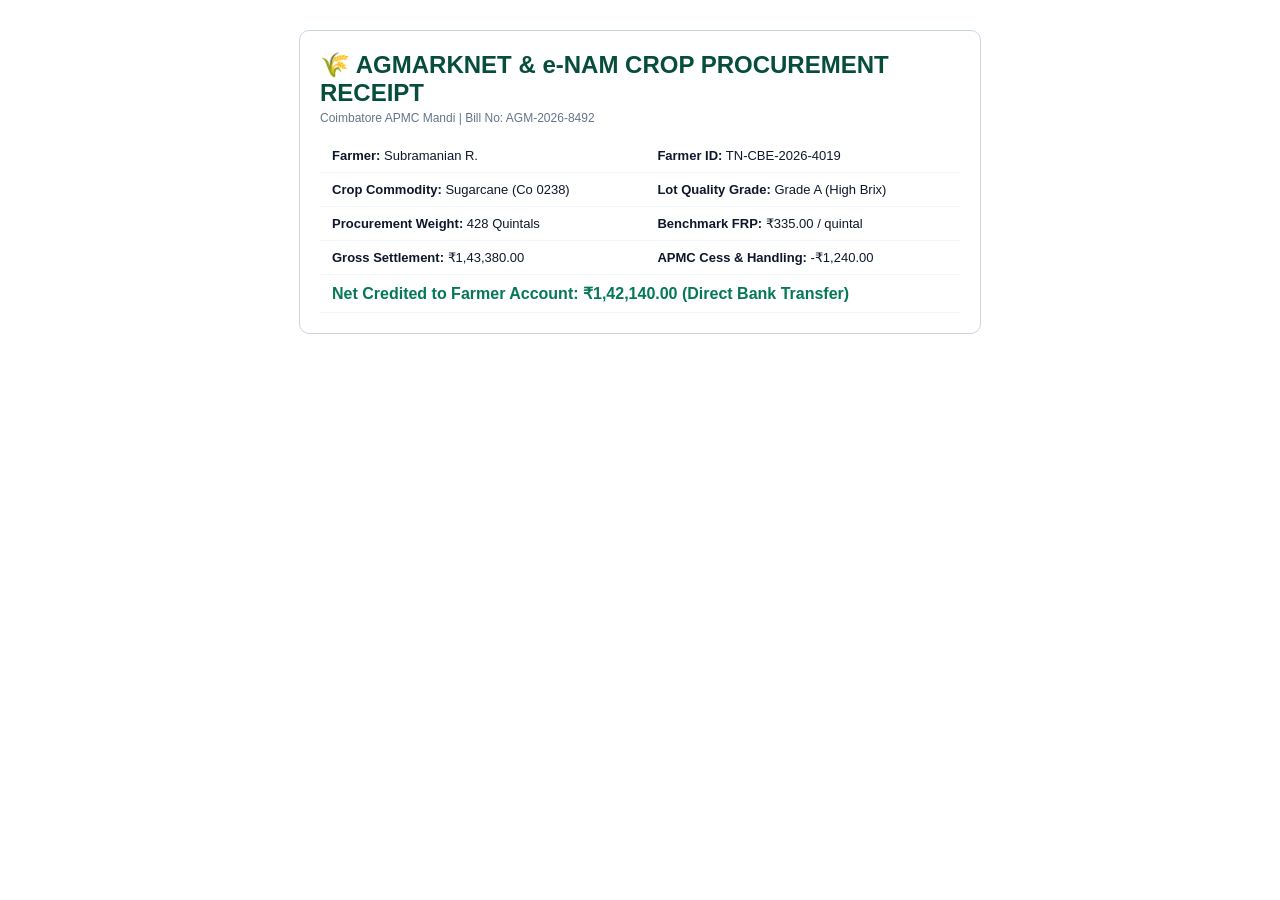
<file: static/farm_documents/agmarknet_mandi_sales_slip_8492.html>
<!DOCTYPE html>
<html lang="en">
<head>
<meta charset="UTF-8">
<title>e-NAM / Agmarknet Mandi Crop Sales Slip</title>
<style>
body { font-family: -apple-system, sans-serif; margin: 30px; color: #0f172a; }
.card { border: 1.5px solid #cbd5e1; border-radius: 10px; padding: 20px; max-width: 640px; margin: 0 auto; background: #fff; }
table { width: 100%; border-collapse: collapse; margin-top: 14px; font-size: 13px; }
th, td { padding: 9px 12px; border-bottom: 1px solid #f1f5f9; text-align: left; }
th { background: #f8fafc; color: #475569; }
</style>
</head>
<body>
<div class="card">
  <h2 style="margin: 0; color: #064e3b;">🌾 AGMARKNET & e-NAM CROP PROCUREMENT RECEIPT</h2>
  <p style="font-size: 12px; color: #64748b; margin-top: 4px;">Coimbatore APMC Mandi | Bill No: AGM-2026-8492</p>

  <table>
    <tr><td><strong>Farmer:</strong> Subramanian R.</td><td><strong>Farmer ID:</strong> TN-CBE-2026-4019</td></tr>
    <tr><td><strong>Crop Commodity:</strong> Sugarcane (Co 0238)</td><td><strong>Lot Quality Grade:</strong> Grade A (High Brix)</td></tr>
    <tr><td><strong>Procurement Weight:</strong> 428 Quintals</td><td><strong>Benchmark FRP:</strong> ₹335.00 / quintal</td></tr>
    <tr><td><strong>Gross Settlement:</strong> ₹1,43,380.00</td><td><strong>APMC Cess & Handling:</strong> -₹1,240.00</td></tr>
    <tr><td colspan="2"><strong style="color:#047857; font-size: 16px;">Net Credited to Farmer Account: ₹1,42,140.00 (Direct Bank Transfer)</strong></td></tr>
  </table>
</div>
</body>
</html>
</file>
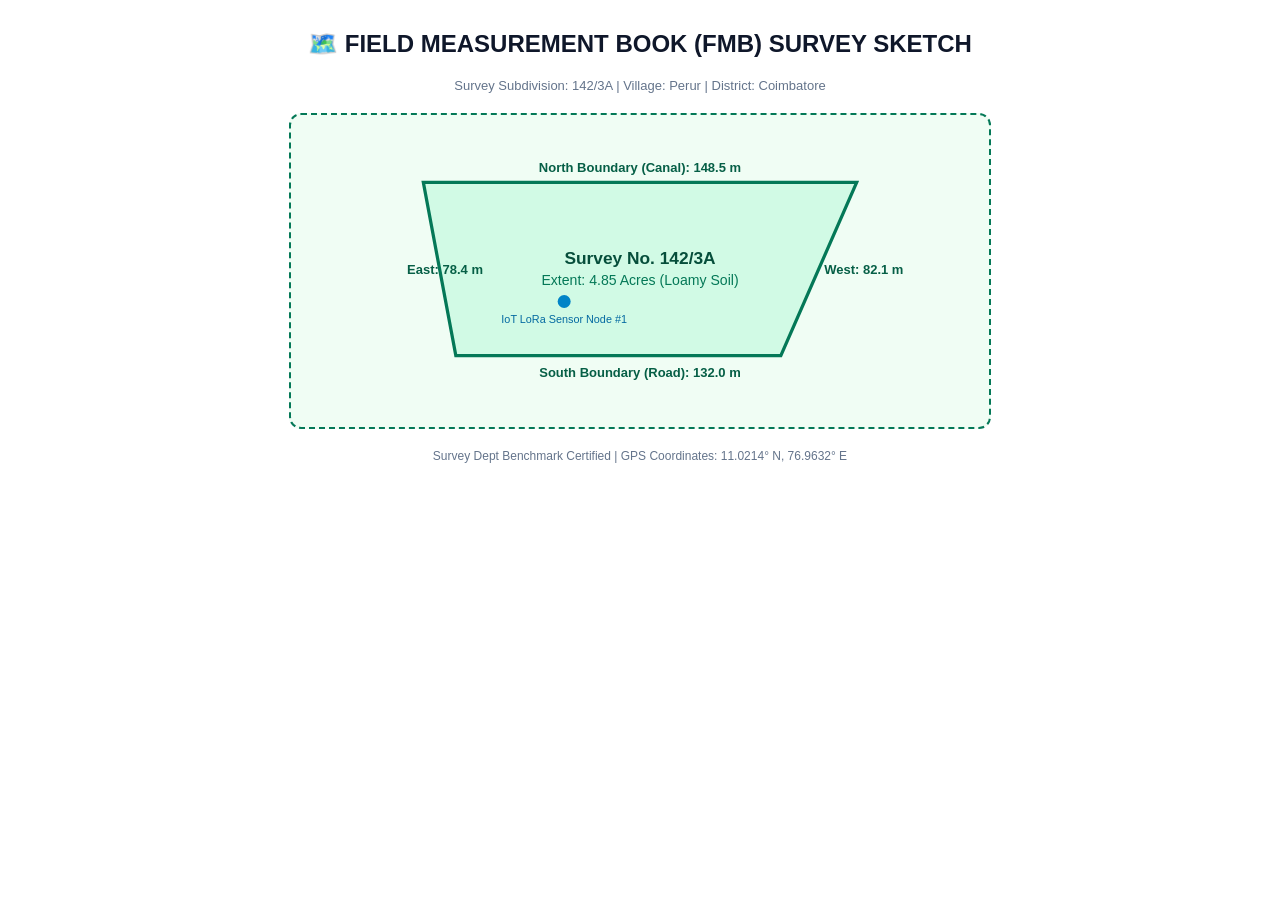
<file: static/farm_documents/fmb_survey_sketch_142_3a.html>
<!DOCTYPE html>
<html lang="en">
<head>
<meta charset="UTF-8">
<title>Field Measurement Book (FMB) Sketch</title>
<style>
body { font-family: -apple-system, sans-serif; margin: 30px; color: #0f172a; text-align: center; }
.sketch-box { border: 2px dashed #047857; border-radius: 12px; padding: 24px; background: #f0fdf4; margin: 20px auto; max-width: 650px; }
svg { width: 100%; height: 260px; }
</style>
</head>
<body>
<h2>🗺️ FIELD MEASUREMENT BOOK (FMB) SURVEY SKETCH</h2>
<p style="font-size: 13px; color: #64748b;">Survey Subdivision: 142/3A | Village: Perur | District: Coimbatore</p>

<div class="sketch-box">
  <svg viewBox="0 0 500 240">
    <polygon points="50,40 450,40 380,200 80,200" fill="#d1fae5" stroke="#047857" stroke-width="3" />
    <text x="250" y="30" font-size="12" fill="#065f46" font-weight="bold" text-anchor="middle">North Boundary (Canal): 148.5 m</text>
    <text x="250" y="220" font-size="12" fill="#065f46" font-weight="bold" text-anchor="middle">South Boundary (Road): 132.0 m</text>
    <text x="35" y="125" font-size="12" fill="#065f46" font-weight="bold">East: 78.4 m</text>
    <text x="420" y="125" font-size="12" fill="#065f46" font-weight="bold">West: 82.1 m</text>
    <text x="250" y="115" font-size="16" fill="#064e3b" font-weight="bold" text-anchor="middle">Survey No. 142/3A</text>
    <text x="250" y="135" font-size="13" fill="#047857" text-anchor="middle">Extent: 4.85 Acres (Loamy Soil)</text>
    <circle cx="180" cy="150" r="6" fill="#0284c7" />
    <text x="180" y="170" font-size="10" fill="#0369a1" text-anchor="middle">IoT LoRa Sensor Node #1</text>
  </svg>
</div>
<p style="font-size: 12px; color: #64748b;">Survey Dept Benchmark Certified | GPS Coordinates: 11.0214° N, 76.9632° E</p>
</body>
</html>
</file>
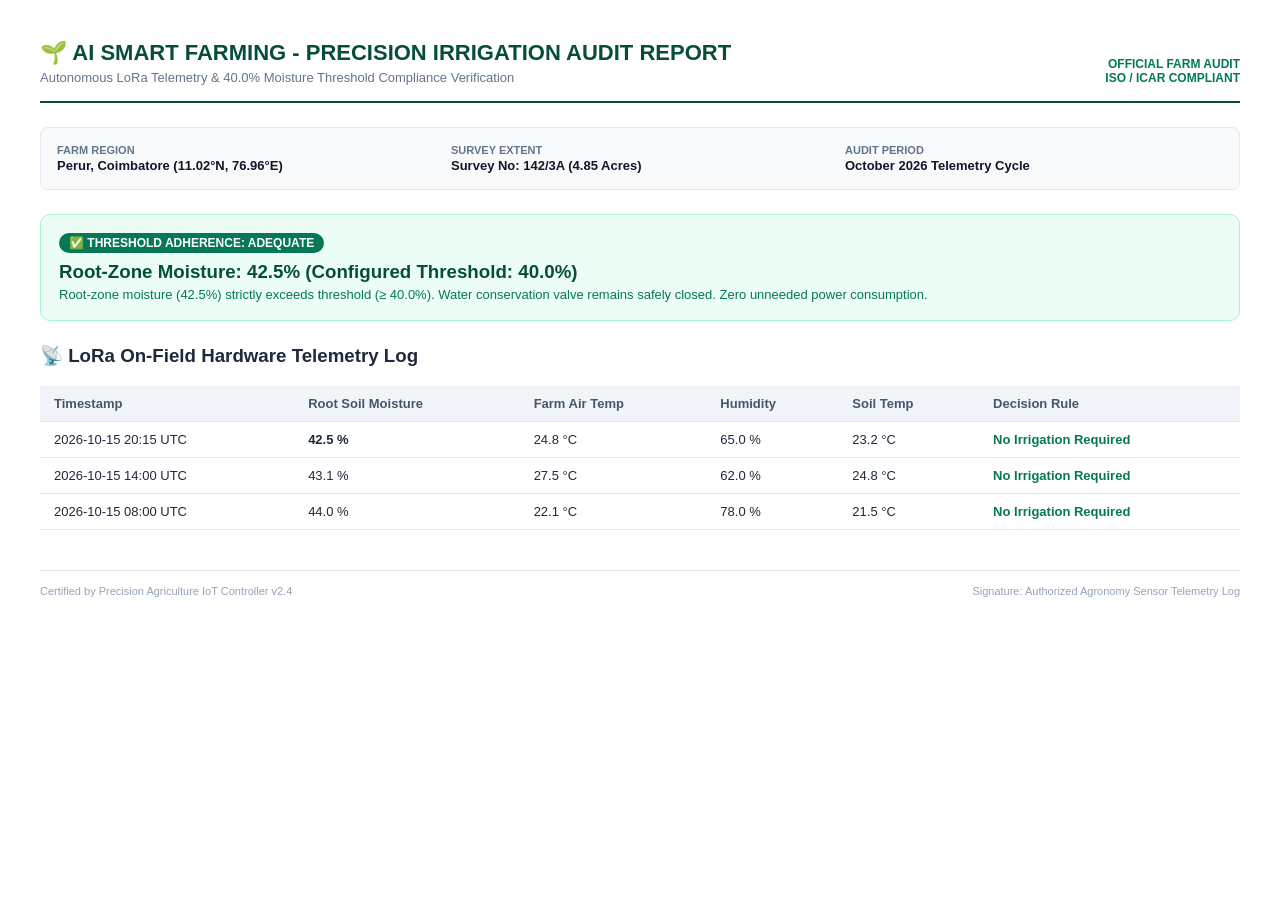
<file: static/farm_documents/irrigation_audit_report_oct2026.html>
<!DOCTYPE html>
<html lang="en">
<head>
<meta charset="UTF-8">
<title>Official Irrigation & Soil Moisture Telemetry Report</title>
<style>
body { font-family: -apple-system, BlinkMacSystemFont, "Segoe UI", Roboto, Arial, sans-serif; margin: 40px; color: #1e293b; background: #fff; }
.header { border-bottom: 2px solid #064e3b; padding-bottom: 16px; margin-bottom: 24px; display: flex; justify-content: space-between; align-items: flex-end; }
.logo-title { font-size: 22px; font-weight: 800; color: #064e3b; }
.sub { font-size: 13px; color: #64748b; margin-top: 4px; }
.seal { text-align: right; font-size: 12px; color: #047857; font-weight: 700; }
.meta-grid { display: grid; grid-template-columns: repeat(3, 1fr); gap: 16px; margin-bottom: 24px; background: #f8fafc; padding: 16px; border-radius: 8px; border: 1px solid #e2e8f0; }
.meta-item { font-size: 13px; }
.meta-label { color: #64748b; font-size: 11px; text-transform: uppercase; font-weight: 700; margin-bottom: 2px; }
.meta-val { font-weight: 700; color: #0f172a; }
.telemetry-card { background: #ecfdf5; border: 1.5px solid #a7f3d0; border-radius: 10px; padding: 18px; margin-bottom: 24px; }
.badge { display: inline-block; padding: 3px 10px; border-radius: 999px; font-size: 12px; font-weight: 700; background: #047857; color: #fff; }
table { width: 100%; border-collapse: collapse; margin-top: 16px; font-size: 13px; }
th, td { padding: 10px 14px; text-align: left; border-bottom: 1px solid #e2e8f0; }
th { background: #f1f5f9; color: #475569; font-weight: 700; }
.footer { margin-top: 40px; border-top: 1px solid #e2e8f0; padding-top: 14px; font-size: 11px; color: #94a3b8; display: flex; justify-content: space-between; }
</style>
</head>
<body>
<div class="header">
  <div>
    <div class="logo-title">🌱 AI SMART FARMING - PRECISION IRRIGATION AUDIT REPORT</div>
    <div class="sub">Autonomous LoRa Telemetry & 40.0% Moisture Threshold Compliance Verification</div>
  </div>
  <div class="seal">
    <div>OFFICIAL FARM AUDIT</div>
    <div>ISO / ICAR COMPLIANT</div>
  </div>
</div>

<div class="meta-grid">
  <div class="meta-item"><div class="meta-label">Farm Region</div><div class="meta-val">Perur, Coimbatore (11.02°N, 76.96°E)</div></div>
  <div class="meta-item"><div class="meta-label">Survey Extent</div><div class="meta-val">Survey No: 142/3A (4.85 Acres)</div></div>
  <div class="meta-item"><div class="meta-label">Audit Period</div><div class="meta-val">October 2026 Telemetry Cycle</div></div>
</div>

<div class="telemetry-card">
  <span class="badge">✅ THRESHOLD ADHERENCE: ADEQUATE</span>
  <h3 style="margin: 8px 0 4px 0; color: #064e3b;">Root-Zone Moisture: 42.5% (Configured Threshold: 40.0%)</h3>
  <p style="margin: 0; font-size: 13px; color: #047857;">Root-zone moisture (42.5%) strictly exceeds threshold (&ge; 40.0%). Water conservation valve remains safely closed. Zero unneeded power consumption.</p>
</div>

<h3>📡 LoRa On-Field Hardware Telemetry Log</h3>
<table>
  <thead>
    <tr>
      <th>Timestamp</th>
      <th>Root Soil Moisture</th>
      <th>Farm Air Temp</th>
      <th>Humidity</th>
      <th>Soil Temp</th>
      <th>Decision Rule</th>
    </tr>
  </thead>
  <tbody>
    <tr>
      <td>2026-10-15 20:15 UTC</td>
      <td><strong>42.5 %</strong></td>
      <td>24.8 °C</td>
      <td>65.0 %</td>
      <td>23.2 °C</td>
      <td><span style="color:#047857; font-weight:700;">No Irrigation Required</span></td>
    </tr>
    <tr>
      <td>2026-10-15 14:00 UTC</td>
      <td>43.1 %</td>
      <td>27.5 °C</td>
      <td>62.0 %</td>
      <td>24.8 °C</td>
      <td><span style="color:#047857; font-weight:700;">No Irrigation Required</span></td>
    </tr>
    <tr>
      <td>2026-10-15 08:00 UTC</td>
      <td>44.0 %</td>
      <td>22.1 °C</td>
      <td>78.0 %</td>
      <td>21.5 °C</td>
      <td><span style="color:#047857; font-weight:700;">No Irrigation Required</span></td>
    </tr>
  </tbody>
</table>

<div class="footer">
  <div>Certified by Precision Agriculture IoT Controller v2.4</div>
  <div>Signature: Authorized Agronomy Sensor Telemetry Log</div>
</div>
</body>
</html>
</file>
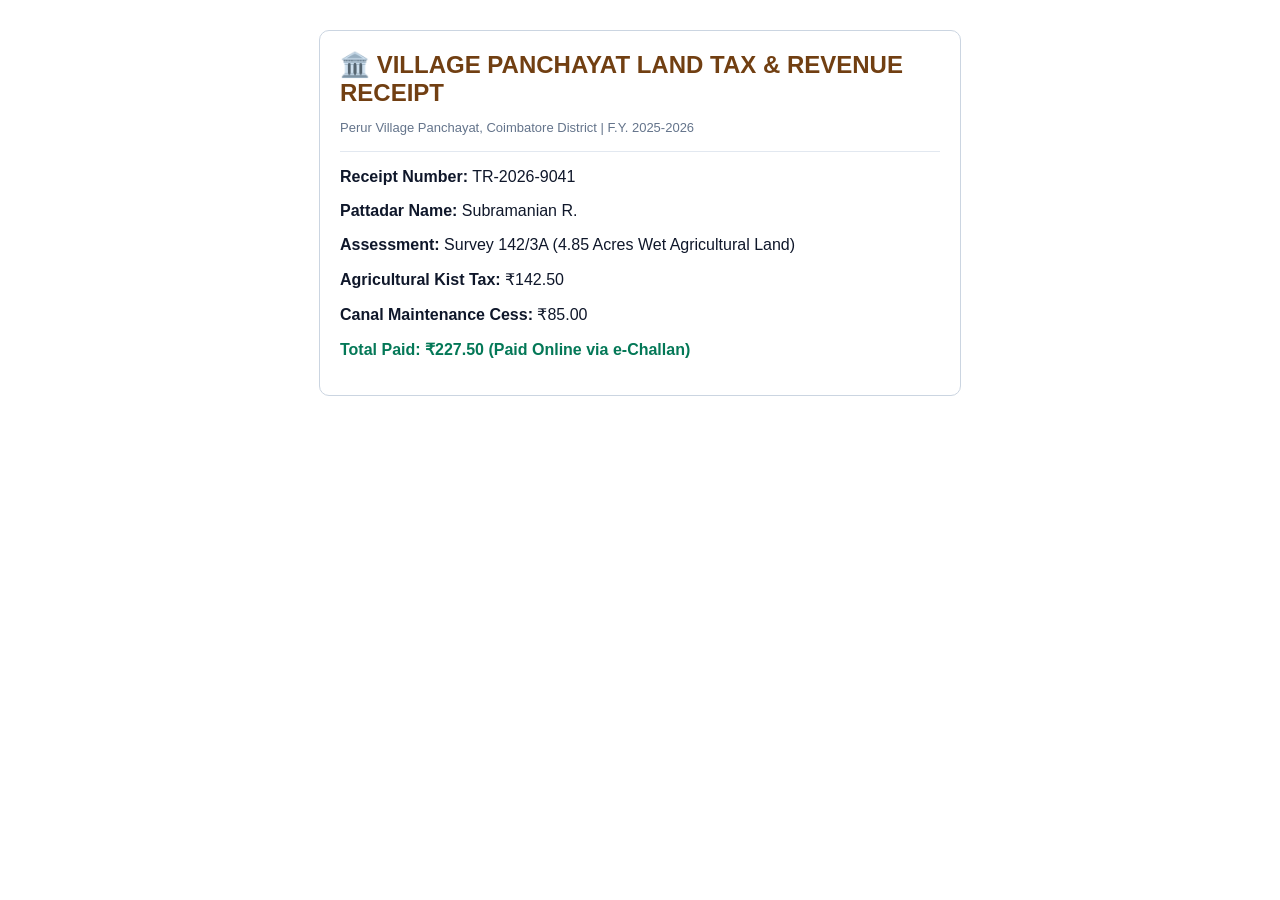
<file: static/farm_documents/panchayat_land_tax_receipt_2025_26.html>
<!DOCTYPE html>
<html lang="en">
<head>
<meta charset="UTF-8">
<title>Panchayat Land Tax Receipt</title>
<style>
body { font-family: -apple-system, sans-serif; margin: 30px; color: #0f172a; }
.card { border: 1.5px solid #cbd5e1; border-radius: 10px; padding: 20px; max-width: 600px; margin: 0 auto; background: #fff; }
</style>
</head>
<body>
<div class="card">
  <h2 style="color:#713f12; margin:0;">🏛️ VILLAGE PANCHAYAT LAND TAX & REVENUE RECEIPT</h2>
  <p style="font-size: 13px; color: #64748b;">Perur Village Panchayat, Coimbatore District | F.Y. 2025-2026</p>
  <hr style="border:none; border-top:1px solid #e2e8f0; margin:16px 0;">
  <p><strong>Receipt Number:</strong> TR-2026-9041</p>
  <p><strong>Pattadar Name:</strong> Subramanian R.</p>
  <p><strong>Assessment:</strong> Survey 142/3A (4.85 Acres Wet Agricultural Land)</p>
  <p><strong>Agricultural Kist Tax:</strong> ₹142.50</p>
  <p><strong>Canal Maintenance Cess:</strong> ₹85.00</p>
  <p style="font-size: 16px; color: #047857; font-weight: bold;">Total Paid: ₹227.50 (Paid Online via e-Challan)</p>
</div>
</body>
</html>
</file>
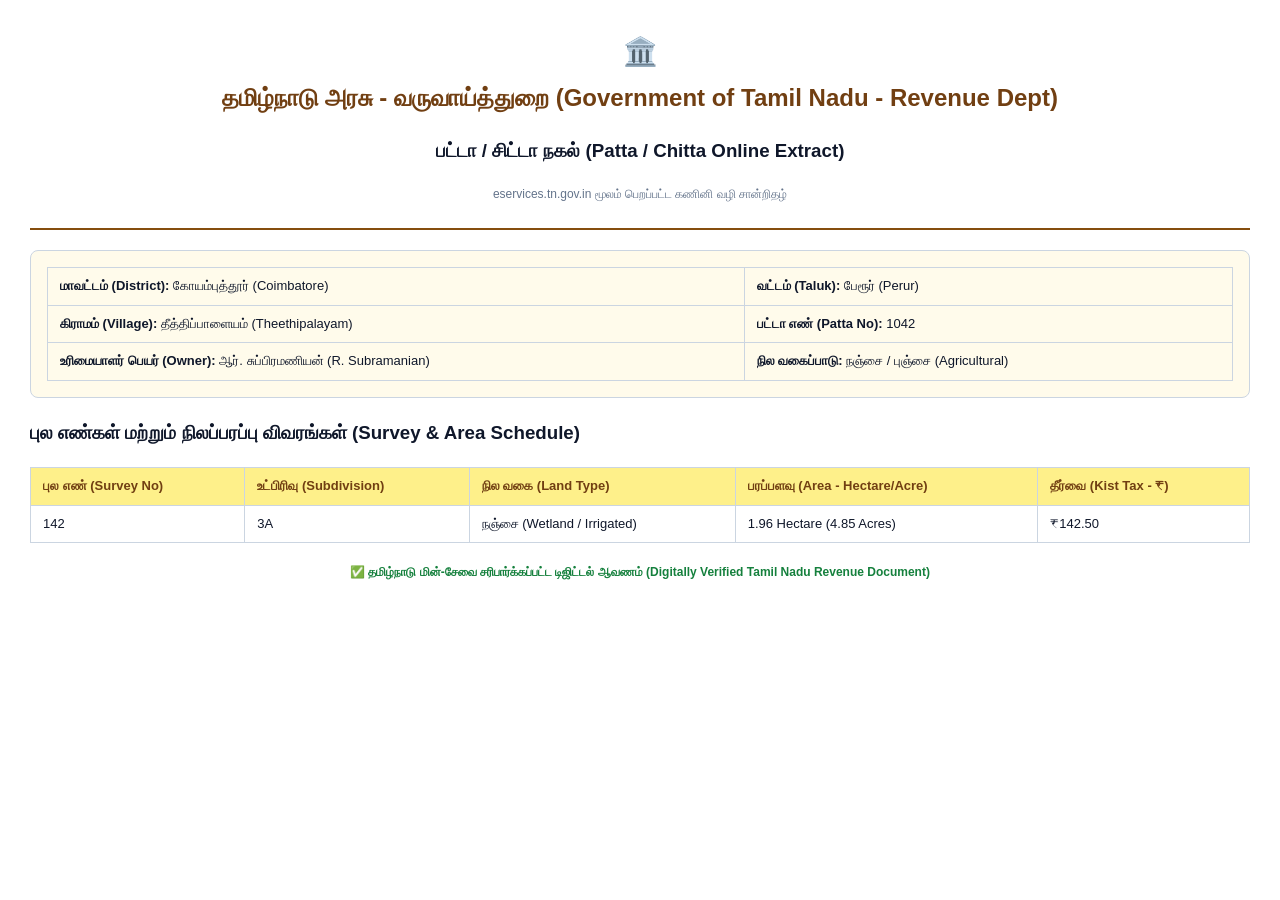
<file: static/farm_documents/sample_patta_chitta_survey_142_3a.html>
<!DOCTYPE html>
<html lang="ta">
<head>
<meta charset="UTF-8">
<title>Tamil Nadu Government - Patta / Chitta Extract</title>
<style>
body { font-family: "Tamil Sangam MN", -apple-system, sans-serif; margin: 30px; color: #0f172a; line-height: 1.6; }
.banner { text-align: center; border-bottom: 2px solid #854d0e; padding-bottom: 12px; margin-bottom: 20px; }
.emblem { font-size: 28px; }
h2 { margin: 4px 0; color: #713f12; }
.box { border: 1.5px solid #cbd5e1; border-radius: 8px; padding: 16px; margin-bottom: 20px; background: #fffbeb; }
table { width: 100%; border-collapse: collapse; margin-top: 14px; }
th, td { border: 1px solid #cbd5e1; padding: 8px 12px; text-align: left; font-size: 13px; }
th { background: #fef08a; color: #713f12; }
.seal { text-align: center; font-size: 12px; color: #15803d; font-weight: 700; margin-top: 20px; }
</style>
</head>
<body>
<div class="banner">
  <div class="emblem">🏛️</div>
  <h2>தமிழ்நாடு அரசு - வருவாய்த்துறை (Government of Tamil Nadu - Revenue Dept)</h2>
  <h3>பட்டா / சிட்டா நகல் (Patta / Chitta Online Extract)</h3>
  <p style="font-size: 12px; color: #64748b;">eservices.tn.gov.in மூலம் பெறப்பட்ட கணினி வழி சான்றிதழ்</p>
</div>

<div class="box">
  <table style="border:none; margin:0;">
    <tr><td><strong>மாவட்டம் (District):</strong> கோயம்புத்தூர் (Coimbatore)</td><td><strong>வட்டம் (Taluk):</strong> பேரூர் (Perur)</td></tr>
    <tr><td><strong>கிராமம் (Village):</strong> தீத்திப்பாளையம் (Theethipalayam)</td><td><strong>பட்டா எண் (Patta No):</strong> 1042</td></tr>
    <tr><td><strong>உரிமையாளர் பெயர் (Owner):</strong> ஆர். சுப்பிரமணியன் (R. Subramanian)</td><td><strong>நில வகைப்பாடு:</strong> நஞ்சை / புஞ்சை (Agricultural)</td></tr>
  </table>
</div>

<h3>புல எண்கள் மற்றும் நிலப்பரப்பு விவரங்கள் (Survey & Area Schedule)</h3>
<table>
  <thead>
    <tr>
      <th>புல எண் (Survey No)</th>
      <th>உட்பிரிவு (Subdivision)</th>
      <th>நில வகை (Land Type)</th>
      <th>பரப்பளவு (Area - Hectare/Acre)</th>
      <th>தீர்வை (Kist Tax - ₹)</th>
    </tr>
  </thead>
  <tbody>
    <tr>
      <td>142</td>
      <td>3A</td>
      <td>நஞ்சை (Wetland / Irrigated)</td>
      <td>1.96 Hectare (4.85 Acres)</td>
      <td>₹142.50</td>
    </tr>
  </tbody>
</table>

<div class="seal">
  ✅ தமிழ்நாடு மின்-சேவை சரிபார்க்கப்பட்ட டிஜிட்டல் ஆவணம் (Digitally Verified Tamil Nadu Revenue Document)
</div>
</body>
</html>
</file>
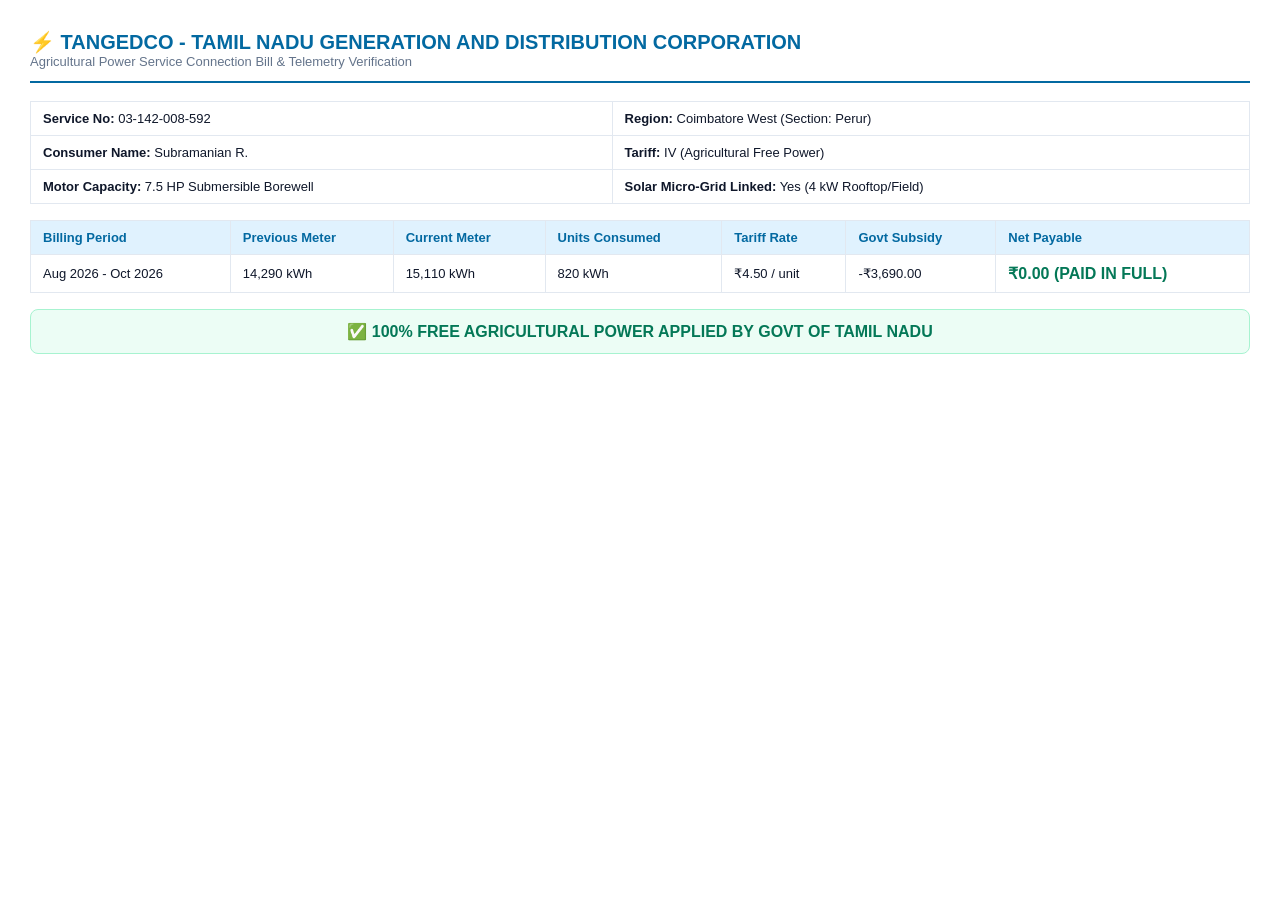
<file: static/farm_documents/tangedco_eb_bill_conn_03_142.html>
<!DOCTYPE html>
<html lang="en">
<head>
<meta charset="UTF-8">
<title>TANGEDCO Agricultural Electricity Bill</title>
<style>
body { font-family: -apple-system, sans-serif; margin: 30px; color: #0f172a; }
.head { border-bottom: 2px solid #0369a1; padding-bottom: 12px; margin-bottom: 18px; }
.title { font-size: 20px; font-weight: 800; color: #0369a1; }
table { width: 100%; border-collapse: collapse; font-size: 13px; margin: 16px 0; }
th, td { border: 1px solid #e2e8f0; padding: 9px 12px; text-align: left; }
th { background: #e0f2fe; color: #0369a1; }
.subsidy-badge { background: #ecfdf5; border: 1.5px solid #a7f3d0; padding: 12px; border-radius: 8px; font-weight: 700; color: #047857; text-align: center; }
</style>
</head>
<body>
<div class="head">
  <div class="title">⚡ TANGEDCO - TAMIL NADU GENERATION AND DISTRIBUTION CORPORATION</div>
  <div style="font-size: 13px; color: #64748b;">Agricultural Power Service Connection Bill & Telemetry Verification</div>
</div>

<table>
  <tr><td><strong>Service No:</strong> 03-142-008-592</td><td><strong>Region:</strong> Coimbatore West (Section: Perur)</td></tr>
  <tr><td><strong>Consumer Name:</strong> Subramanian R.</td><td><strong>Tariff:</strong> IV (Agricultural Free Power)</td></tr>
  <tr><td><strong>Motor Capacity:</strong> 7.5 HP Submersible Borewell</td><td><strong>Solar Micro-Grid Linked:</strong> Yes (4 kW Rooftop/Field)</td></tr>
</table>

<table>
  <thead>
    <tr>
      <th>Billing Period</th>
      <th>Previous Meter</th>
      <th>Current Meter</th>
      <th>Units Consumed</th>
      <th>Tariff Rate</th>
      <th>Govt Subsidy</th>
      <th>Net Payable</th>
    </tr>
  </thead>
  <tbody>
    <tr>
      <td>Aug 2026 - Oct 2026</td>
      <td>14,290 kWh</td>
      <td>15,110 kWh</td>
      <td>820 kWh</td>
      <td>₹4.50 / unit</td>
      <td>-₹3,690.00</td>
      <td><strong style="color:#047857; font-size: 16px;">₹0.00 (PAID IN FULL)</strong></td>
    </tr>
  </tbody>
</table>

<div class="subsidy-badge">
  ✅ 100% FREE AGRICULTURAL POWER APPLIED BY GOVT OF TAMIL NADU
</div>
</body>
</html>
</file>
